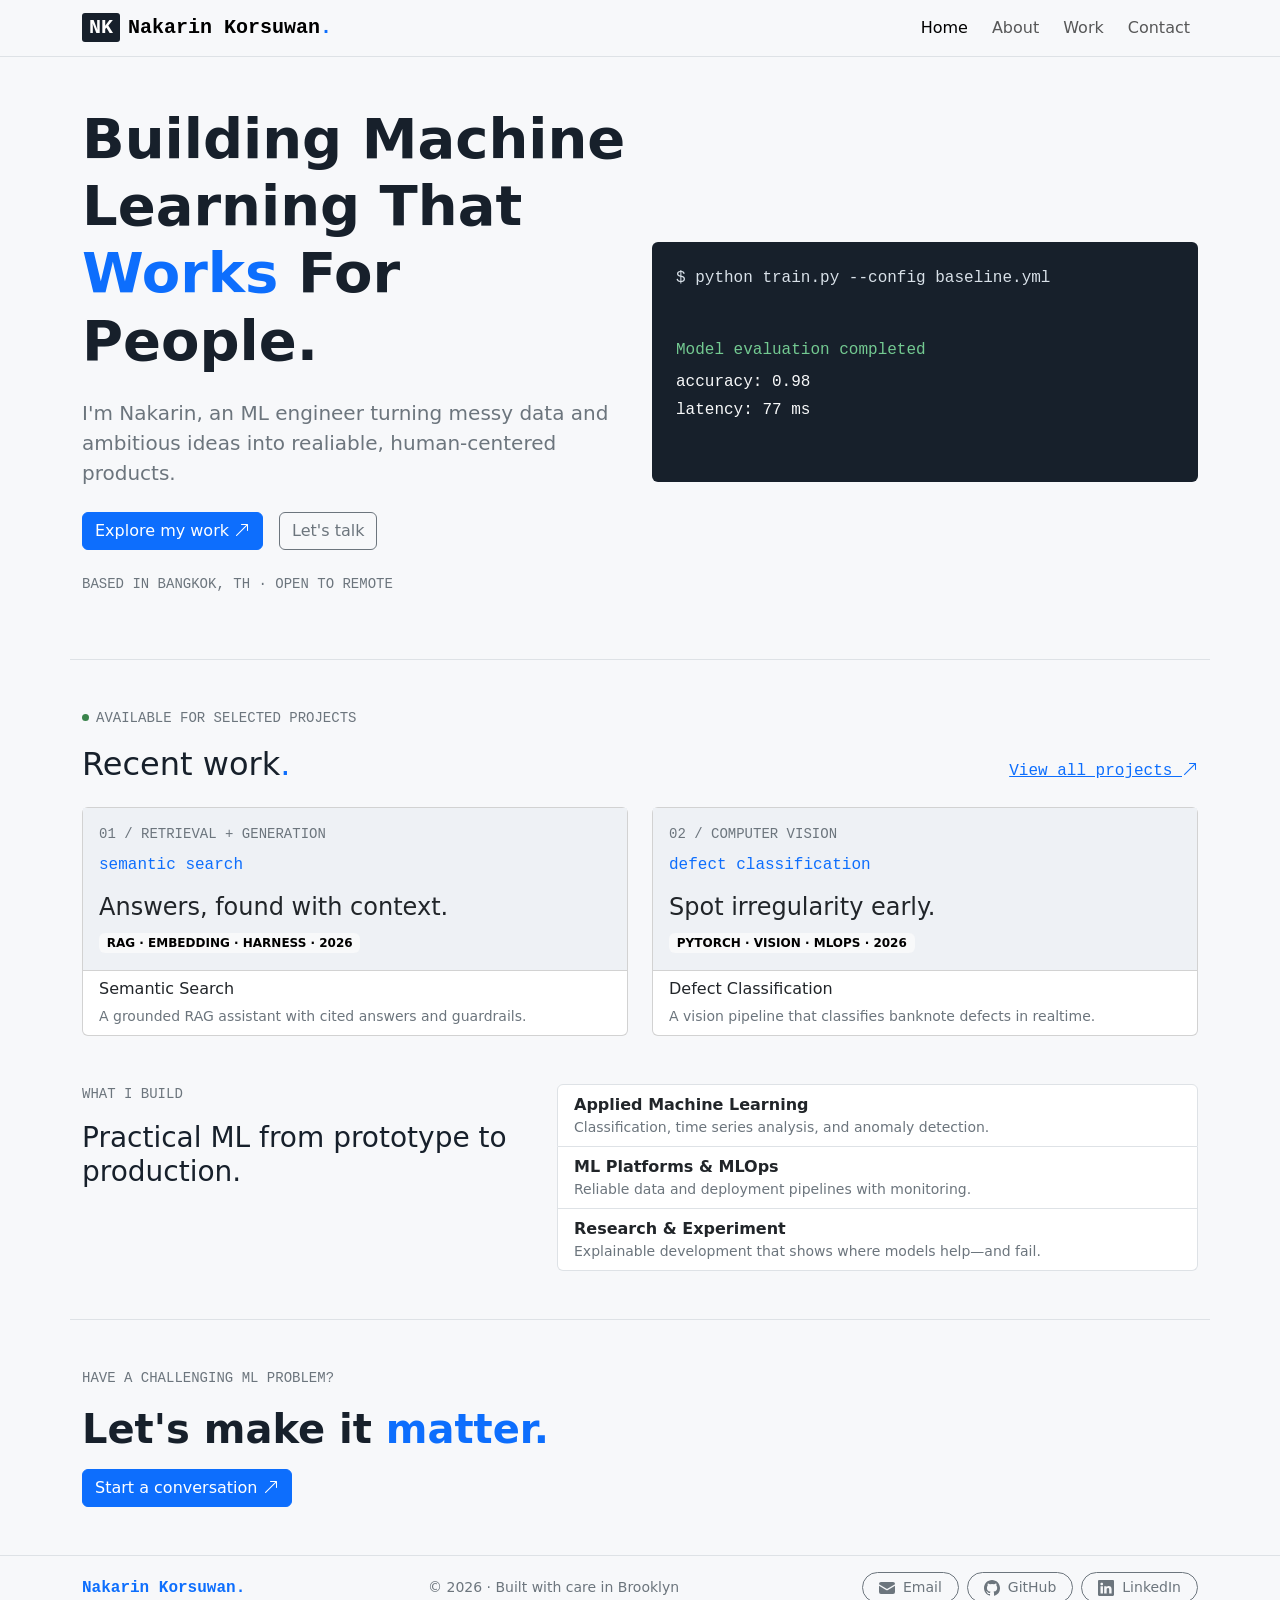
<file: index.html>
<!DOCTYPE html>
<html lang="en">

<head>
  <meta charset="UTF-8">
  <meta name="viewport" content="width=device-width, initial-scale=1.0">
  <meta name="description"
    content="Nakarin Korsuwan is a machine learning engineer building useful, responsible AI systems.">
  <title>Nakarin Korsuwan - Machine Learning Engineer</title>

  <link href="https://cdn.jsdelivr.net/npm/bootstrap@5.3.8/dist/css/bootstrap.min.css" rel="stylesheet"
    integrity="sha384-sRIl4kxILFvY47J16cr9ZwB07vP4J8+LH7qKQnuqkuIAvNWLzeN8tE5YBujZqJLB" crossorigin="anonymous">
  <link rel="stylesheet" href="https://cdn.jsdelivr.net/npm/bootstrap-icons@1.13.2/font/bootstrap-icons.min.css">
  <link rel="stylesheet" href="assets/styles.css">
  <script defer src="https://cdn.jsdelivr.net/npm/bootstrap@5.3.8/dist/js/bootstrap.bundle.min.js"
    integrity="sha384-FKyoEForCGlyvwx9Hj09JcYn3nv7wiPVlz7YYwJrWVcXK/BmnVDxM+D2scQbITxI"
    crossorigin="anonymous"></script>
</head>

<body class="min-vh-100 d-flex flex-column">
  <header class="border-bottom sticky-top site-header">
    <nav class="navbar navbar-expand-md py-2">
      <div class="container">
        <a class="navbar-brand fw-semibold font-monospace" href="#"><span class="me-2 brand-mark">NK</span>Nakarin
          Korsuwan<span class="text-primary">.</span></a>
        <button class="navbar-toggler" type="button" data-bs-toggle="collapse" data-bs-target="#mainNavigation"
          aria-controls="mainNavigation" aria-expanded="false" aria-label="Toggle navigation">
          <span class="navbar-toggler-icon"></span>
        </button>
        <div class="collapse navbar-collapse" id="mainNavigation">
          <div class="navbar-nav ms-auto gap-md-2">
            <a class="nav-link active" href="./index.html">Home</a>
            <a class="nav-link" href="./about.html">About</a>
            <a class="nav-link" href="./work.html">Work</a>
            <a class="nav-link" href="./contact.html">Contact</a>
          </div>
        </div>
      </div>
    </nav>
  </header>

  <main class="flex-grow-1">
    <section class="container py-5 border-bottom">
      <div class="row align-items-center">
        <div class="col-lg">
          <h1 class="display-4 fw-semibold mb-4 text-capitalize">Building machine learning that <span
              class="text-primary">works</span> for people.</h1>
          <p class="lead text-secondary">I'm Nakarin, an ML engineer turning messy data and ambitious ideas into
            realiable, human-centered products.</p>

          <div class="d-flex flex-wrap gap-3 mt-4">
            <a href="./work.html" class="btn btn-primary">
              Explore my work <i class="bi bi-arrow-up-right"></i>
            </a>
            <a href="./contact.html" class="btn btn-outline-secondary">Let's talk</a>
          </div>
          <p class="small text-secondary text-uppercase font-monospace mt-4">Based in Bangkok, TH · Open to remote</p>
        </div>

        <div class="col-lg">
          <div class="p-4 rounded font-monospace mt-2 terminal">
            <p class="mb-5 terminal-line">$ python train.py --config baseline.yml</p>
            <p class="mb-2" id="terminal-result">Model evaluation completed</p>
            <div class="text-light">
              <p class="mb-1">accuracy: 0.98</p>
              <p>latency: 77 ms</p>
            </div>
          </div>
        </div>
      </div>
    </section>

    <section class="container py-5">
      <div class="d-flex justify-content-between align-items-end mb-4">
        <div>
          <p class="small text-secondary text-uppercase font-monospace"><span class="status-dot"></span>Available for
            Selected Projects</p>
          <h2 class="mb-0">Recent work<span class="text-primary">.</span></h2>
        </div>
        <a href="./work.html" class="link-primary font-monospace">View all projects <i
            class="bi bi-arrow-up-right"></i></a>
      </div>
      <div class="row row-cols-1 row-cols-lg-2 g-4">
        <article class="col">
          <div class="card h-100">
            <div class="card-body project-preview">
              <p class="small text-secondary text-uppercase font-monospace mb-2">01 / retrieval + generation</p>
              <p class="text-primary font-monospace">semantic search</p>
              <h3 class="h4">Answers, found with context.</h3>
              <span class="badge text-bg-light">RAG · EMBEDDING · HARNESS · 2026</span>
            </div>
            <div class="card-footer bg-transparent">
              <h3 class="h6 text-capitalize">semantic search</h3>
              <p class="small text-secondary mb-0">A grounded RAG assistant with cited answers and guardrails.</p>
            </div>
          </div>
        </article>
        <article class="col">
          <div class="card h-100">
            <div class="card-body project-preview">
              <p class="small text-secondary text-uppercase font-monospace mb-2">02 / computer vision</p>
              <p class="text-primary font-monospace">defect classification</p>
              <h3 class="h4">Spot irregularity early.</h3>
              <span class="badge text-bg-light">PYTORCH · VISION · MLOPS · 2026</span>
            </div>
            <div class="card-footer bg-transparent">
              <h3 class="h6 text-capitalize">defect classification</h3>
              <p class="small text-secondary mb-0">A vision pipeline that classifies banknote defects in realtime.</p>
            </div>
          </div>
        </article>
      </div>
    </section>
    <section class="container pb-5 border-bottom">
      <div class="row g-4">
        <div class="col-lg-5">
          <p class="small text-secondary text-uppercase font-monospace">What I build</p>
          <h2 class="h3">Practical ML from prototype to production.</h2>
        </div>
        <div class="col-lg-7">
          <ul class="list-group">
            <li class="list-group-item">
              <strong class="text-capitalize">Applied machine learning</strong>
              <p class="small text-secondary mb-0">Classification, time series analysis, and anomaly detection.</p>
            </li>
            <li class="list-group-item">
              <strong class="text-capitalize">ML platforms & MLOps</strong>
              <p class="small text-secondary mb-0">Reliable data and deployment pipelines with monitoring.</p>
            </li>
            <li class="list-group-item">
              <strong class="text-capitalize">Research & Experiment</strong>
              <p class="small text-secondary mb-0">Explainable development that shows where models help—and fail.</p>
            </li>
          </ul>
        </div>
      </div>
    </section>

    <section class="container py-5">
      <p class="small text-secondary text-uppercase font-monospace">Have a challenging ML problem?</p>
      <h2 class="display-6 fw-semibold">Let's make it <span class="text-primary">matter.</span></h2>
      <a href="./contact.html" class="btn btn-primary mt-2">Start a conversation <i
          class="bi bi-arrow-up-right"></i></a>
    </section>
  </main>

  <footer class="border-top py-3">
    <div class="container">
      <div class="row align-items-center justify-content-between text-center g-2">
        <div class="col-12 col-md-auto">
          <a href="./index.html" class="font-monospace fw-semibold text-decoration-none">Nakarin Korsuwan<span
              class="text-primary">.</span></a>
        </div>
        <div class="col-12 col-md-auto d-none d-lg-block">
          <p class="small text-secondary mb-0">&copy; 2026 · Built with care in Brooklyn</p>
        </div>

        <div class="col-12 col-md-auto d-flex flex-wrap justify-content-center">
          <div class="d-flex gap-2 small">
            <a class="btn btn-outline-secondary btn-sm rounded-pill d-inline-flex align-items-center gap-2 px-3"
              href="mailto:nk.korsuwan@gmail.com" aria-label="Email Nakarin"><svg width="16" height="16"
                viewBox="0 0 16 16" fill="currentColor" aria-hidden="true">
                <path d="M0 4a2 2 0 0 1 2-2h12a2 2 0 0 1 2 2v.217L8 8.917 0 4.217V4z" />
                <path d="M0 5.697V12a2 2 0 0 0 2 2h12a2 2 0 0 0 2-2V5.697l-7.485 4.491a1 1 0 0 1-1.03 0L0 5.697z" />
              </svg><span>Email</span></a>
            <a class="btn btn-outline-secondary btn-sm rounded-pill d-inline-flex align-items-center gap-2 px-3"
              href="https://github.com/green-nk" aria-label="GitHub profile"><svg width="16" height="16"
                viewBox="0 0 16 16" fill="currentColor" aria-hidden="true">
                <path
                  d="M8 0C3.58 0 0 3.58 0 8c0 3.54 2.29 6.53 5.47 7.59.4.07.55-.17.55-.38v-1.33c-2.23.49-2.7-.94-2.7-.94-.36-.92-.89-1.16-.89-1.16-.73-.5.06-.49.06-.49.81.06 1.24.83 1.24.83.72 1.23 1.89.88 2.35.67.07-.52.28-.88.51-1.08-1.78-.2-3.65-.89-3.65-3.96 0-.88.31-1.59.83-2.15-.08-.2-.36-1.02.08-2.12 0 0 .68-.22 2.2.82a7.65 7.65 0 0 1 4 0c1.52-1.04 2.2-.82 2.2-.82.44 1.1.16 1.92.08 2.12.52.56.83 1.27.83 2.15 0 3.08-1.87 3.75-3.66 3.95.29.25.54.73.54 1.48v2.2c0 .21.15.46.55.38A8.01 8.01 0 0 0 16 8c0-4.42-3.58-8-8-8z" />
              </svg><span>GitHub</span></a>
            <a class="btn btn-outline-secondary btn-sm rounded-pill d-inline-flex align-items-center gap-2 px-3"
              href="https://www.linkedin.com/in/nkkorsuwan/" aria-label="LinkedIn profile"><svg width="16" height="16"
                viewBox="0 0 16 16" fill="currentColor" aria-hidden="true">
                <path
                  d="M0 1.146C0 .513.526 0 1.175 0h13.65C15.474 0 16 .513 16 1.146v13.708c0 .633-.526 1.146-1.175 1.146H1.175C.526 16 0 15.487 0 14.854zM4.943 13.5V6.169H2.542V13.5zM3.742 5.166c.837 0 1.358-.554 1.358-1.248-.015-.709-.521-1.248-1.342-1.248S2.4 3.209 2.4 3.918c0 .694.521 1.248 1.327 1.248zm4.908 8.334V9.41c0-.219.016-.438.08-.594.173-.438.568-.891 1.232-.891.869 0 1.216.672 1.216 1.657V13.5h2.401V9.293c0-2.253-1.202-3.3-2.805-3.3-1.29 0-1.86.71-2.182 1.203h.016v-1.03H6.207c.03.679 0 7.334 0 7.334z" />
              </svg><span>LinkedIn</span></a>
          </div>
        </div>
      </div>
    </div>
  </footer>
</body>

</html>
</file>
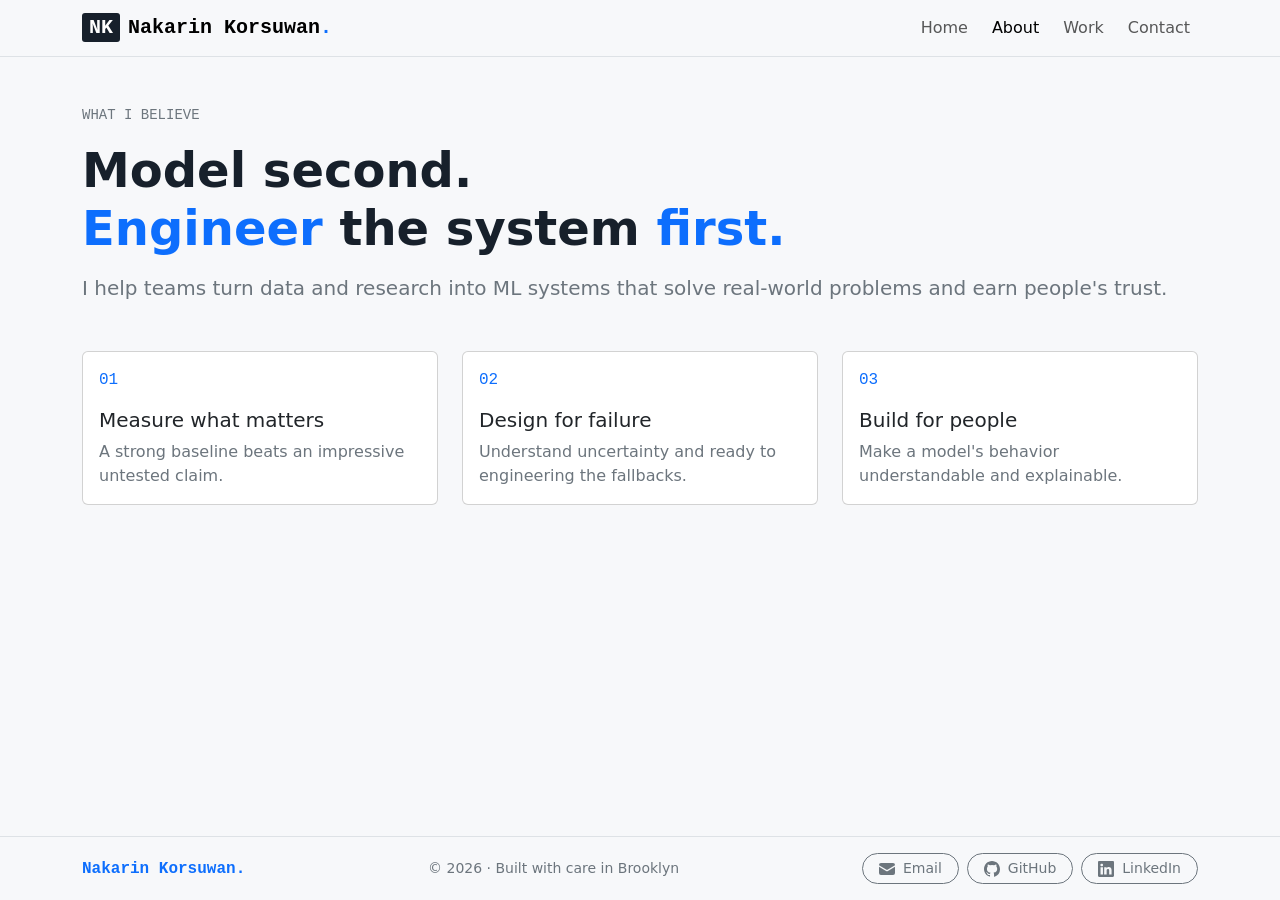
<file: about.html>
<!DOCTYPE html>
<html lang="en">

<head>
  <meta charset="UTF-8">
  <meta name="viewport" content="width=device-width, initial-scale=1.0">
  <meta name="description" content="A little about Nakarin Korsuwan, machine learning engineer">
  <title>About - Nakarin Korsuwan</title>

  <link href="https://cdn.jsdelivr.net/npm/bootstrap@5.3.8/dist/css/bootstrap.min.css" rel="stylesheet"
    integrity="sha384-sRIl4kxILFvY47J16cr9ZwB07vP4J8+LH7qKQnuqkuIAvNWLzeN8tE5YBujZqJLB" crossorigin="anonymous">
  <link rel="stylesheet" href="https://cdn.jsdelivr.net/npm/bootstrap-icons@1.13.2/font/bootstrap-icons.min.css">
  <link rel="stylesheet" href="assets/styles.css">
  <script defer src="https://cdn.jsdelivr.net/npm/bootstrap@5.3.8/dist/js/bootstrap.bundle.min.js"
    integrity="sha384-FKyoEForCGlyvwx9Hj09JcYn3nv7wiPVlz7YYwJrWVcXK/BmnVDxM+D2scQbITxI"
    crossorigin="anonymous"></script>
</head>

<body class="min-vh-100 d-flex flex-column">
  <header class="border-bottom sticky-top site-header">
    <nav class="navbar navbar-expand-md py-2">
      <div class="container">
        <a class="navbar-brand fw-semibold font-monospace" href="#"><span class="me-2 brand-mark">NK</span>Nakarin
          Korsuwan<span class="text-primary">.</span></a>
        <button class="navbar-toggler" type="button" data-bs-toggle="collapse" data-bs-target="#mainNavigation"
          aria-controls="mainNavigation" aria-expanded="false" aria-label="Toggle navigation">
          <span class="navbar-toggler-icon"></span>
        </button>
        <div class="collapse navbar-collapse" id="mainNavigation">
          <div class="navbar-nav ms-auto gap-md-2">
            <a class="nav-link" href="./index.html">Home</a>
            <a class="nav-link active" href="./about.html">About</a>
            <a class="nav-link" href="./work.html">Work</a>
            <a class="nav-link" href="./contact.html">Contact</a>
          </div>
        </div>
      </div>
    </nav>
  </header>

  <main class="flex-grow-1">
    <section class="container py-5">
      <p class="small text-secondary text-uppercase font-monospace">What I believe</p>
      <h1 class="display-5 fw-semibold">Model second.
        <br>
        <span class="text-primary">Engineer</span> the system <span class="text-primary">first.</span>
      </h1>
      <p class="lead text-secondary mt-3">I help teams turn data and research into ML systems that solve real-world
        problems and earn people's trust.</p>
      <div class="row row-cols-1 row-cols-md-3 g-4 mt-4">
        <article class="col">
          <div class="card h-100">
            <div class="card-body">
              <p class="font-monospace text-primary">01</p>
              <h3 class="h5">Measure what matters</h3>
              <p class="text-secondary mb-0">A strong baseline beats an impressive untested claim.</p>
            </div>
          </div>
        </article>
        <article class="col">
          <div class="card h-100">
            <div class="card-body">
              <p class="font-monospace text-primary">02</p>
              <h3 class="h5">Design for failure</h3>
              <p class="text-secondary mb-0">Understand uncertainty and ready to engineering the fallbacks.</p>
            </div>
          </div>
        </article>
        <article class="col">
          <div class="card h-100">
            <div class="card-body">
              <p class="font-monospace text-primary">03</p>
              <h3 class="h5">Build for people</h3>
              <p class="text-secondary mb-0">Make a model's behavior understandable and explainable.</p>
            </div>
          </div>
        </article>
      </div>
    </section>
  </main>

  <footer class="border-top py-3">
    <div class="container">
      <div class="row align-items-center justify-content-between text-center g-2">
        <div class="col-12 col-md-auto">
          <a href="./index.html" class="font-monospace fw-semibold text-decoration-none">Nakarin Korsuwan<span
              class="text-primary">.</span></a>
        </div>
        <div class="col-12 col-md-auto d-none d-lg-block">
          <p class="small text-secondary mb-0">&copy; 2026 · Built with care in Brooklyn</p>
        </div>

        <div class="col-12 col-md-auto d-flex flex-wrap justify-content-center">
          <div class="d-flex gap-2 small">
            <a class="btn btn-outline-secondary btn-sm rounded-pill d-inline-flex align-items-center gap-2 px-3"
              href="mailto:nk.korsuwan@gmail.com" aria-label="Email Nakarin"><svg width="16" height="16"
                viewBox="0 0 16 16" fill="currentColor" aria-hidden="true">
                <path d="M0 4a2 2 0 0 1 2-2h12a2 2 0 0 1 2 2v.217L8 8.917 0 4.217V4z" />
                <path d="M0 5.697V12a2 2 0 0 0 2 2h12a2 2 0 0 0 2-2V5.697l-7.485 4.491a1 1 0 0 1-1.03 0L0 5.697z" />
              </svg><span>Email</span></a>
            <a class="btn btn-outline-secondary btn-sm rounded-pill d-inline-flex align-items-center gap-2 px-3"
              href="https://github.com/green-nk" aria-label="GitHub profile"><svg width="16" height="16"
                viewBox="0 0 16 16" fill="currentColor" aria-hidden="true">
                <path
                  d="M8 0C3.58 0 0 3.58 0 8c0 3.54 2.29 6.53 5.47 7.59.4.07.55-.17.55-.38v-1.33c-2.23.49-2.7-.94-2.7-.94-.36-.92-.89-1.16-.89-1.16-.73-.5.06-.49.06-.49.81.06 1.24.83 1.24.83.72 1.23 1.89.88 2.35.67.07-.52.28-.88.51-1.08-1.78-.2-3.65-.89-3.65-3.96 0-.88.31-1.59.83-2.15-.08-.2-.36-1.02.08-2.12 0 0 .68-.22 2.2.82a7.65 7.65 0 0 1 4 0c1.52-1.04 2.2-.82 2.2-.82.44 1.1.16 1.92.08 2.12.52.56.83 1.27.83 2.15 0 3.08-1.87 3.75-3.66 3.95.29.25.54.73.54 1.48v2.2c0 .21.15.46.55.38A8.01 8.01 0 0 0 16 8c0-4.42-3.58-8-8-8z" />
              </svg><span>GitHub</span></a>
            <a class="btn btn-outline-secondary btn-sm rounded-pill d-inline-flex align-items-center gap-2 px-3"
              href="https://www.linkedin.com/in/nkkorsuwan/" aria-label="LinkedIn profile"><svg width="16" height="16"
                viewBox="0 0 16 16" fill="currentColor" aria-hidden="true">
                <path
                  d="M0 1.146C0 .513.526 0 1.175 0h13.65C15.474 0 16 .513 16 1.146v13.708c0 .633-.526 1.146-1.175 1.146H1.175C.526 16 0 15.487 0 14.854zM4.943 13.5V6.169H2.542V13.5zM3.742 5.166c.837 0 1.358-.554 1.358-1.248-.015-.709-.521-1.248-1.342-1.248S2.4 3.209 2.4 3.918c0 .694.521 1.248 1.327 1.248zm4.908 8.334V9.41c0-.219.016-.438.08-.594.173-.438.568-.891 1.232-.891.869 0 1.216.672 1.216 1.657V13.5h2.401V9.293c0-2.253-1.202-3.3-2.805-3.3-1.29 0-1.86.71-2.182 1.203h.016v-1.03H6.207c.03.679 0 7.334 0 7.334z" />
              </svg><span>LinkedIn</span></a>
          </div>
        </div>
      </div>
    </div>
  </footer>
</body>

</html>
</file>
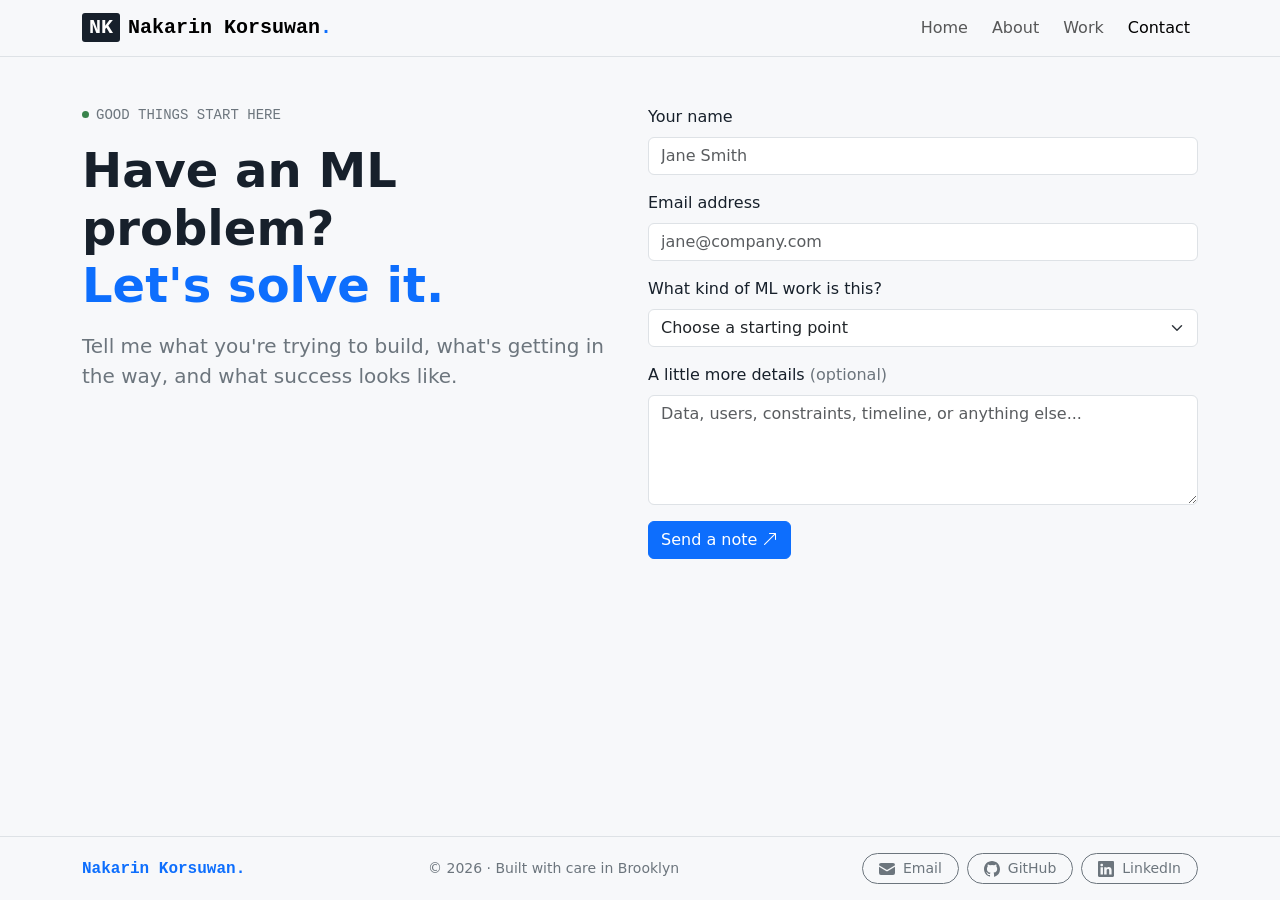
<file: contact.html>
<!DOCTYPE html>
<html lang="en">

<head>
  <meta charset="UTF-8">
  <meta name="viewport" content="width=device-width, initial-scale=1.0">
  <meta name="description" content="Get in touch with Nakarin Korsuwan about a machine learning project.">
  <title>Contact - Nakarin Korsuwan</title>

  <link href="https://cdn.jsdelivr.net/npm/bootstrap@5.3.8/dist/css/bootstrap.min.css" rel="stylesheet"
    integrity="sha384-sRIl4kxILFvY47J16cr9ZwB07vP4J8+LH7qKQnuqkuIAvNWLzeN8tE5YBujZqJLB" crossorigin="anonymous">
  <link rel="stylesheet" href="https://cdn.jsdelivr.net/npm/bootstrap-icons@1.13.2/font/bootstrap-icons.min.css">
  <link rel="stylesheet" href="assets/styles.css">
  <script defer src="https://cdn.jsdelivr.net/npm/bootstrap@5.3.8/dist/js/bootstrap.bundle.min.js"
    integrity="sha384-FKyoEForCGlyvwx9Hj09JcYn3nv7wiPVlz7YYwJrWVcXK/BmnVDxM+D2scQbITxI"
    crossorigin="anonymous"></script>
  <script defer src="assets/script.js"></script>
</head>

<body class="min-vh-100 d-flex flex-column">
  <header class="border-bottom sticky-top site-header">
    <nav class="navbar navbar-expand-md py-2">
      <div class="container">
        <a class="navbar-brand fw-semibold font-monospace" href="#"><span class="me-2 brand-mark">NK</span>Nakarin
          Korsuwan<span class="text-primary">.</span></a>
        <button class="navbar-toggler" type="button" data-bs-toggle="collapse" data-bs-target="#mainNavigation"
          aria-controls="mainNavigation" aria-expanded="false" aria-label="Toggle navigation">
          <span class="navbar-toggler-icon"></span>
        </button>
        <div class="collapse navbar-collapse" id="mainNavigation">
          <div class="navbar-nav ms-auto gap-md-2">
            <a class="nav-link" href="./index.html">Home</a>
            <a class="nav-link" href="./about.html">About</a>
            <a class="nav-link" href="./work.html">Work</a>
            <a class="nav-link active" href="./contact.html">Contact</a>
          </div>
        </div>
      </div>
    </nav>
  </header>

  <main class="flex-grow-1">
    <section class="container py-5">
      <div class="row g-3">
        <div class="col-lg">
          <p class="small text-secondary text-uppercase font-monospace"><span class="status-dot"></span>Good things
            start
            here</p>
          <h1 class="display-5 fw-semibold">Have an ML problem?
            <br>
            <span class="text-primary">Let's solve it.</span>
          </h1>
          <p class="lead text-secondary mt-3">Tell me what you're trying to build, what's getting in the way, and what
            success looks like.</p>
        </div>
        <div class="col-lg">
          <form id="contact-form">
            <div class="mb-3">
              <label for="name" class="form-label">Your name</label>
              <input type="text" class="form-control" name="name" id="nameInput" placeholder="Jane Smith" required>
            </div>
            <div class="mb-3">
              <label for="email" class="form-label">Email address</label>
              <input type="email" class="form-control" name="email" id="emailInput" placeholder="jane@company.com" required>
            </div>
            <div class="mb-3">
              <label for="project" class="form-label">What kind of ML work is this?</label>
              <select class="form-select" name="project" id="projectSelection">
                <option disabled selected value="">Choose a starting point</option>
                <option value="RAG or Harness">RAG or Harness</option>
                <option value="Time Series Analysis">Time Series Analysis</option>
                <option value="Computer Vision">Computer Vision</option>
                <option value="Classification">Classification</option>
                <option value="Others">Others</option>
              </select>
            </div>
            <div class="mb-3">
              <label class="form-label" for="message">A little more details <span
                  class="text-secondary">(optional)</span></label>
              <textarea class="form-control" name="message" id="messageInput" rows="4"
                placeholder="Data, users, constraints, timeline, or anything else..."></textarea>
            </div>
            <button type="submit" class="btn btn-primary">Send a note <i class="bi bi-arrow-up-right"></i></button>
          </form>
        </div>
      </div>
    </section>
  </main>

  <footer class="border-top py-3">
    <div class="container">
      <div class="row align-items-center justify-content-between text-center g-2">
        <div class="col-12 col-md-auto">
          <a href="./index.html" class="font-monospace fw-semibold text-decoration-none">Nakarin Korsuwan<span
              class="text-primary">.</span></a>
        </div>
        <div class="col-12 col-md-auto d-none d-lg-block">
          <p class="small text-secondary mb-0">&copy; 2026 · Built with care in Brooklyn</p>
        </div>

        <div class="col-12 col-md-auto d-flex flex-wrap justify-content-center">
          <div class="d-flex gap-2 small">
            <a class="btn btn-outline-secondary btn-sm rounded-pill d-inline-flex align-items-center gap-2 px-3"
              href="mailto:nk.korsuwan@gmail.com" aria-label="Email Nakarin"><svg width="16" height="16"
                viewBox="0 0 16 16" fill="currentColor" aria-hidden="true">
                <path d="M0 4a2 2 0 0 1 2-2h12a2 2 0 0 1 2 2v.217L8 8.917 0 4.217V4z" />
                <path d="M0 5.697V12a2 2 0 0 0 2 2h12a2 2 0 0 0 2-2V5.697l-7.485 4.491a1 1 0 0 1-1.03 0L0 5.697z" />
              </svg><span>Email</span></a>
            <a class="btn btn-outline-secondary btn-sm rounded-pill d-inline-flex align-items-center gap-2 px-3"
              href="https://github.com/green-nk" aria-label="GitHub profile"><svg width="16" height="16"
                viewBox="0 0 16 16" fill="currentColor" aria-hidden="true">
                <path
                  d="M8 0C3.58 0 0 3.58 0 8c0 3.54 2.29 6.53 5.47 7.59.4.07.55-.17.55-.38v-1.33c-2.23.49-2.7-.94-2.7-.94-.36-.92-.89-1.16-.89-1.16-.73-.5.06-.49.06-.49.81.06 1.24.83 1.24.83.72 1.23 1.89.88 2.35.67.07-.52.28-.88.51-1.08-1.78-.2-3.65-.89-3.65-3.96 0-.88.31-1.59.83-2.15-.08-.2-.36-1.02.08-2.12 0 0 .68-.22 2.2.82a7.65 7.65 0 0 1 4 0c1.52-1.04 2.2-.82 2.2-.82.44 1.1.16 1.92.08 2.12.52.56.83 1.27.83 2.15 0 3.08-1.87 3.75-3.66 3.95.29.25.54.73.54 1.48v2.2c0 .21.15.46.55.38A8.01 8.01 0 0 0 16 8c0-4.42-3.58-8-8-8z" />
              </svg><span>GitHub</span></a>
            <a class="btn btn-outline-secondary btn-sm rounded-pill d-inline-flex align-items-center gap-2 px-3"
              href="https://www.linkedin.com/in/nkkorsuwan/" aria-label="LinkedIn profile"><svg width="16" height="16"
                viewBox="0 0 16 16" fill="currentColor" aria-hidden="true">
                <path
                  d="M0 1.146C0 .513.526 0 1.175 0h13.65C15.474 0 16 .513 16 1.146v13.708c0 .633-.526 1.146-1.175 1.146H1.175C.526 16 0 15.487 0 14.854zM4.943 13.5V6.169H2.542V13.5zM3.742 5.166c.837 0 1.358-.554 1.358-1.248-.015-.709-.521-1.248-1.342-1.248S2.4 3.209 2.4 3.918c0 .694.521 1.248 1.327 1.248zm4.908 8.334V9.41c0-.219.016-.438.08-.594.173-.438.568-.891 1.232-.891.869 0 1.216.672 1.216 1.657V13.5h2.401V9.293c0-2.253-1.202-3.3-2.805-3.3-1.29 0-1.86.71-2.182 1.203h.016v-1.03H6.207c.03.679 0 7.334 0 7.334z" />
              </svg><span>LinkedIn</span></a>
          </div>
        </div>
      </div>
    </div>
  </footer>
</body>

</html>
</file>
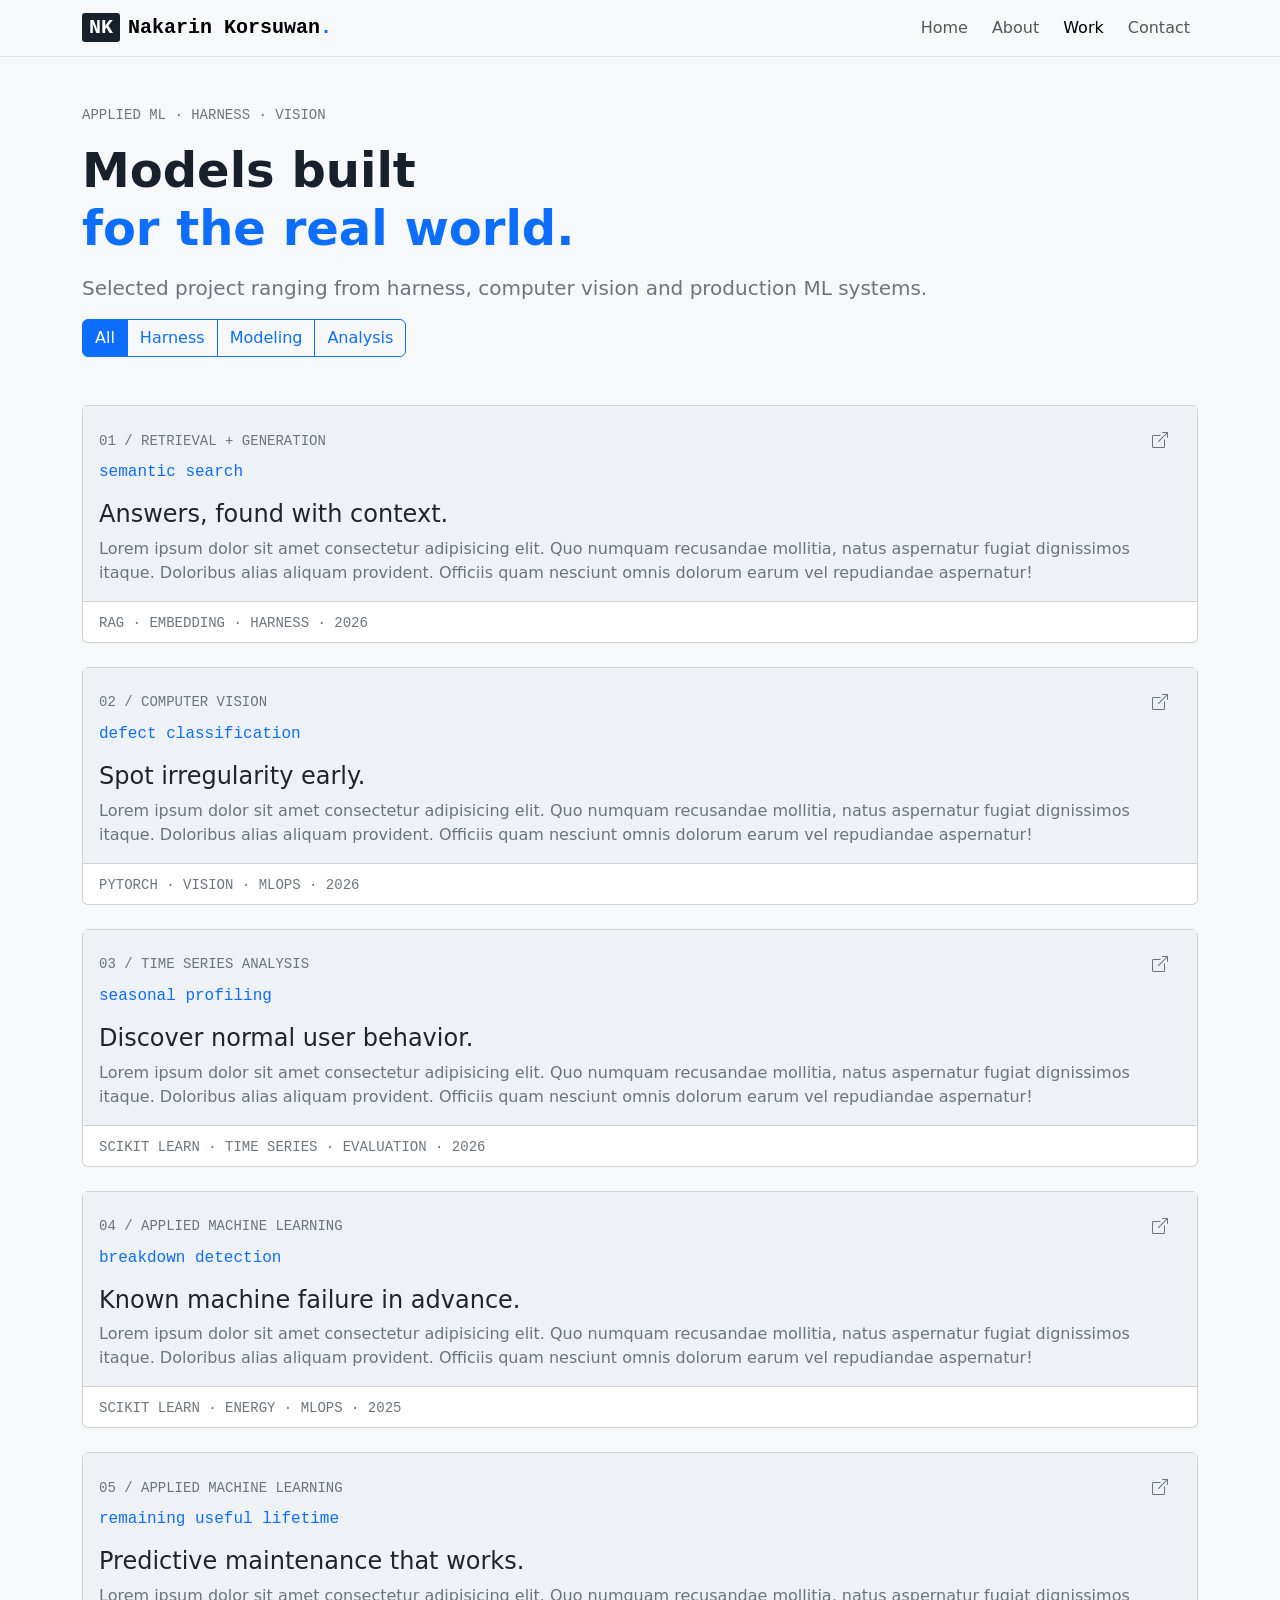
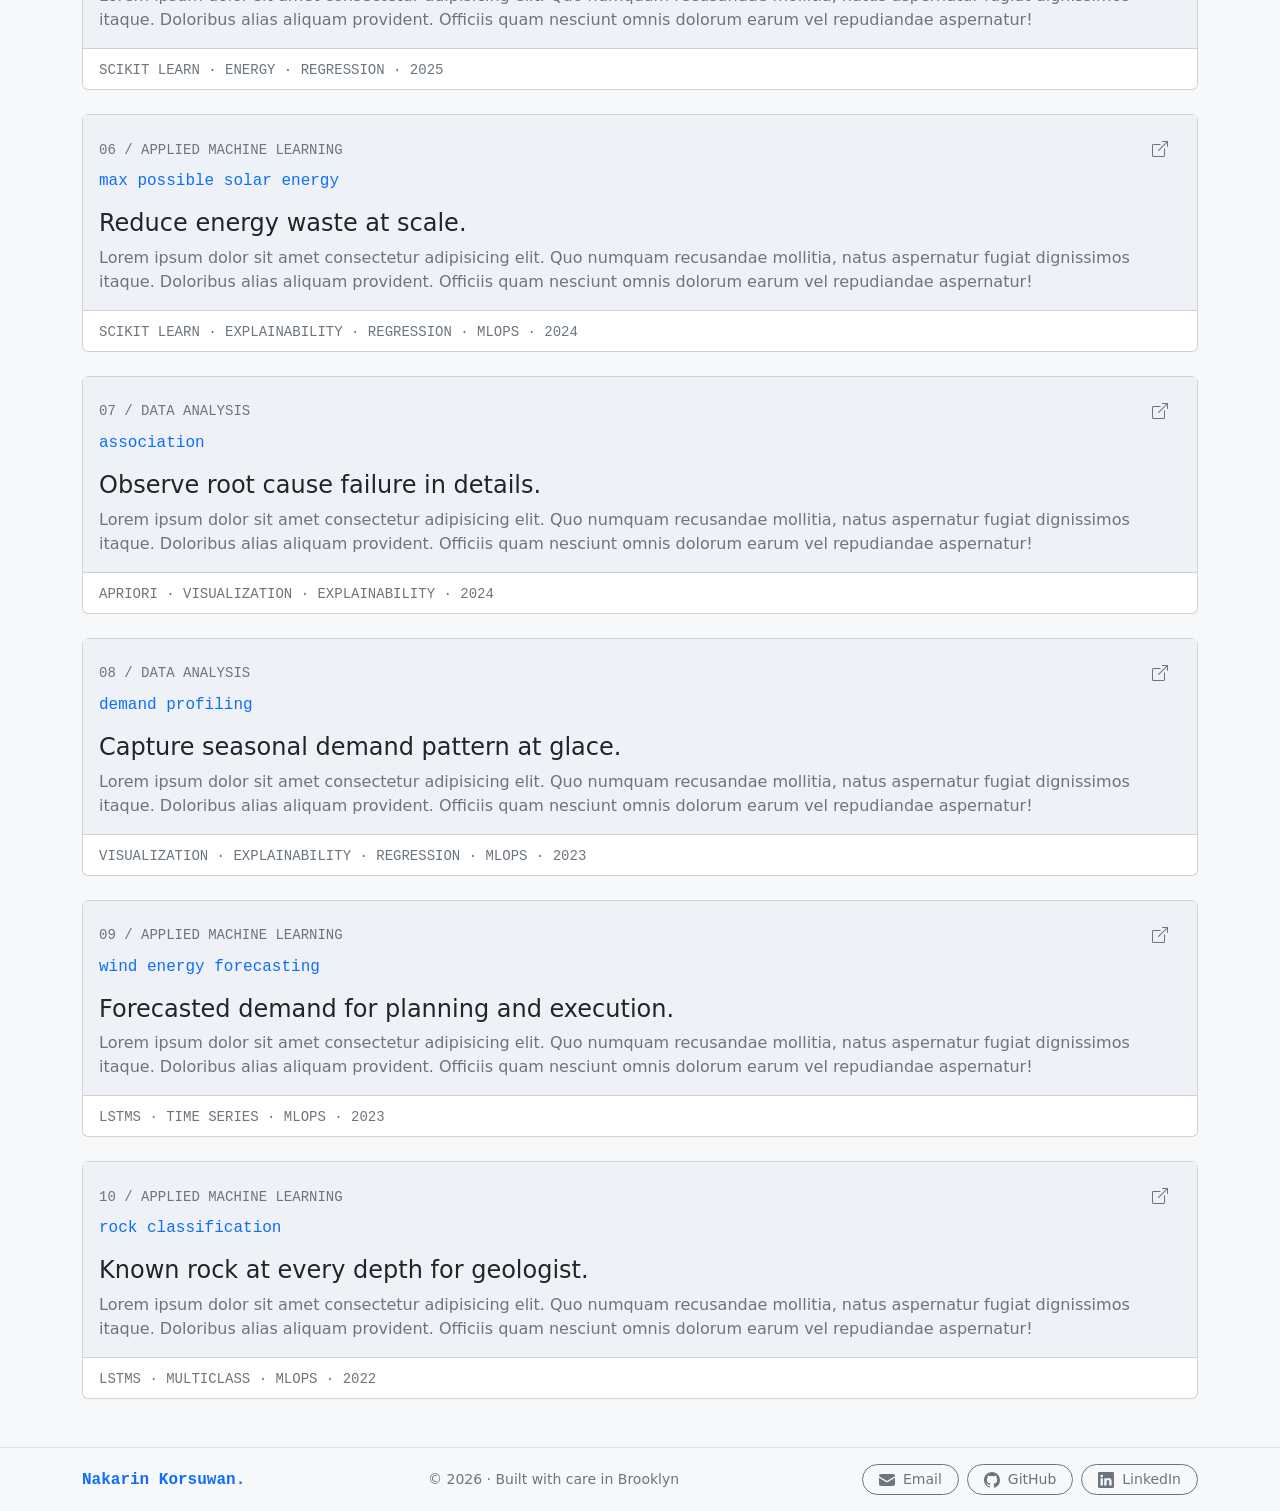
<file: work.html>
<!DOCTYPE html>
<html lang="en">

<head>
  <meta charset="UTF-8">
  <meta name="viewport" content="width=device-width, initial-scale=1.0">
  <meta name="description" content="Selected machine learning project by Nakarin Korsuwan.">
  <title>Work - Nakarin Korsuwan</title>

  <link href="https://cdn.jsdelivr.net/npm/bootstrap@5.3.8/dist/css/bootstrap.min.css" rel="stylesheet"
    integrity="sha384-sRIl4kxILFvY47J16cr9ZwB07vP4J8+LH7qKQnuqkuIAvNWLzeN8tE5YBujZqJLB" crossorigin="anonymous">
  <link rel="stylesheet" href="https://cdn.jsdelivr.net/npm/bootstrap-icons@1.13.2/font/bootstrap-icons.min.css">
  <link rel="stylesheet" href="assets/styles.css">
  <script defer src="https://cdn.jsdelivr.net/npm/bootstrap@5.3.8/dist/js/bootstrap.bundle.min.js"
    integrity="sha384-FKyoEForCGlyvwx9Hj09JcYn3nv7wiPVlz7YYwJrWVcXK/BmnVDxM+D2scQbITxI"
    crossorigin="anonymous"></script>
  <script defer src="assets/script.js"></script>
</head>

<body class="min-vh-100 d-flex flex-column">
  <header class="border-bottom sticky-top site-header">
    <nav class="navbar navbar-expand-md py-2">
      <div class="container">
        <a class="navbar-brand fw-semibold font-monospace" href="#"><span class="me-2 brand-mark">NK</span>Nakarin
          Korsuwan<span class="text-primary">.</span></a>
        <button class="navbar-toggler" type="button" data-bs-toggle="collapse" data-bs-target="#mainNavigation"
          aria-controls="mainNavigation" aria-expanded="false" aria-label="Toggle navigation">
          <span class="navbar-toggler-icon"></span>
        </button>
        <div class="collapse navbar-collapse" id="mainNavigation">
          <div class="navbar-nav ms-auto gap-md-2">
            <a class="nav-link" href="./index.html">Home</a>
            <a class="nav-link" href="./about.html">About</a>
            <a class="nav-link active" href="./work.html">Work</a>
            <a class="nav-link" href="./contact.html">Contact</a>
          </div>
        </div>
      </div>
    </nav>
  </header>

  <main class="flex-grow-1">
    <section class="container py-5">
      <p class="small text-secondary text-uppercase font-monospace">Applied ML · Harness · Vision</p>
      <h1 class="display-5 fw-semibold">Models built
        <br>
        <span class="text-primary">for the real world.</span>
      </h1>
      <p class="lead text-secondary mt-3">Selected project ranging from harness, computer vision and production ML
        systems.</p>
      <div class="btn-group" role="group" aria-label="Project filter">
        <button type="button" class="btn btn-outline-primary filter-button active" data-filter="all">All</button>
        <button type="button" class="btn btn-outline-primary filter-button" data-filter="harness">Harness</button>
        <button type="button" class="btn btn-outline-primary filter-button" data-filter="modeling">Modeling</button>
        <button type="button" class="btn btn-outline-primary filter-button" data-filter="analysis">Analysis</button>
      </div>
    </section>
    <section class="container pb-5">
      <div class="row row-cols-1 g-4">
        <article class="col active" data-category="harness">
          <div class="card h-100">
            <div class="card-body project-preview">
              <div class="d-flex justify-content-between align-items-center">
                <p class="small text-secondary text-uppercase font-monospace mb-0">01 / retrieval + generation</p>
                <button type="button" class="btn"><i class="bi bi-box-arrow-up-right text-secondary"></i></button>
              </div>
              <p class="text-primary font-monospace">semantic search</p>
              <h3 class="h4">Answers, found with context.</h3>
              <p class="text-secondary mb-0">Lorem ipsum dolor sit amet consectetur adipisicing elit. Quo numquam
                recusandae mollitia, natus aspernatur fugiat dignissimos itaque. Doloribus alias aliquam provident.
                Officiis quam nesciunt omnis dolorum earum vel repudiandae aspernatur!</p>
            </div>
            <div class="card-footer bg-transparent">
              <span class="small text-secondary text-uppercase font-monospace">RAG · EMBEDDING · HARNESS · 2026</span>
            </div>
          </div>
        </article>
        <article class="col active" data-category="modeling">
          <div class="card h-100">
            <div class="card-body project-preview">
              <div class="d-flex justify-content-between align-items-center">
                <p class="small text-secondary text-uppercase font-monospace mb-0">02 / computer vision</p>
                <button type="button" class="btn"><i class="bi bi-box-arrow-up-right text-secondary"></i></button>
              </div>
              <p class="text-primary font-monospace">defect classification</p>
              <h3 class="h4">Spot irregularity early.</h3>
              <p class="text-secondary mb-0">Lorem ipsum dolor sit amet consectetur adipisicing elit. Quo numquam
                recusandae mollitia, natus aspernatur fugiat dignissimos itaque. Doloribus alias aliquam provident.
                Officiis quam nesciunt omnis dolorum earum vel repudiandae aspernatur!</p>
            </div>
            <div class="card-footer bg-transparent">
              <span class="small text-secondary text-uppercase font-monospace">PYTORCH · VISION · MLOPS · 2026</span>
            </div>
          </div>
        </article>
        <article class="col active" data-category="analysis">
          <div class="card h-100">
            <div class="card-body project-preview">
              <div class="d-flex justify-content-between align-items-center">
                <p class="small text-secondary text-uppercase font-monospace mb-0">03 / time series analysis</p>
                <button type="button" class="btn"><i class="bi bi-box-arrow-up-right text-secondary"></i></button>
              </div>
              <p class="text-primary font-monospace">seasonal profiling</p>
              <h3 class="h4">Discover normal user behavior.</h3>
              <p class="text-secondary mb-0">Lorem ipsum dolor sit amet consectetur adipisicing elit. Quo numquam
                recusandae mollitia, natus aspernatur fugiat dignissimos itaque. Doloribus alias aliquam provident.
                Officiis quam nesciunt omnis dolorum earum vel repudiandae aspernatur!</p>
            </div>
            <div class="card-footer bg-transparent">
              <span class="small text-secondary text-uppercase font-monospace">SCIKIT LEARN · TIME SERIES · EVALUATION ·
                2026</span>
            </div>
          </div>
        </article>
        <article class="col active" data-category="modeling">
          <div class="card h-100">
            <div class="card-body project-preview">
              <div class="d-flex justify-content-between align-items-center">
                <p class="small text-secondary text-uppercase font-monospace mb-0">04 / Applied Machine Learning</p>
                <button type="button" class="btn"><i class="bi bi-box-arrow-up-right text-secondary"></i></button>
              </div>
              <p class="text-primary font-monospace">breakdown detection</p>
              <h3 class="h4">Known machine failure in advance.</h3>
              <p class="text-secondary mb-0">Lorem ipsum dolor sit amet consectetur adipisicing elit. Quo numquam
                recusandae mollitia, natus aspernatur fugiat dignissimos itaque. Doloribus alias aliquam provident.
                Officiis quam nesciunt omnis dolorum earum vel repudiandae aspernatur!</p>
            </div>
            <div class="card-footer bg-transparent">
              <span class="small text-secondary text-uppercase font-monospace">SCIKIT LEARN · ENERGY · MLOPS ·
                2025</span>
            </div>
          </div>
        </article>
        <article class="col active" data-category="modeling">
          <div class="card h-100">
            <div class="card-body project-preview">
              <div class="d-flex justify-content-between align-items-center">
                <p class="small text-secondary text-uppercase font-monospace mb-0">05 / Applied Machine Learning</p>
                <button type="button" class="btn"><i class="bi bi-box-arrow-up-right text-secondary"></i></button>
              </div>
              <p class="text-primary font-monospace">remaining useful lifetime</p>
              <h3 class="h4">Predictive maintenance that works.</h3>
              <p class="text-secondary mb-0">Lorem ipsum dolor sit amet consectetur adipisicing elit. Quo numquam
                recusandae mollitia, natus aspernatur fugiat dignissimos itaque. Doloribus alias aliquam provident.
                Officiis quam nesciunt omnis dolorum earum vel repudiandae aspernatur!</p>
            </div>
            <div class="card-footer bg-transparent">
              <span class="small text-secondary text-uppercase font-monospace">SCIKIT LEARN · ENERGY · REGRESSION ·
                2025</span>
            </div>
          </div>
        </article>
        <article class="col active" data-category="modeling">
          <div class="card h-100">
            <div class="card-body project-preview">
              <div class="d-flex justify-content-between align-items-center">
                <p class="small text-secondary text-uppercase font-monospace mb-0">06 / Applied Machine Learning</p>
                <button type="button" class="btn"><i class="bi bi-box-arrow-up-right text-secondary"></i></button>
              </div>
              <p class="text-primary font-monospace">max possible solar energy</p>
              <h3 class="h4">Reduce energy waste at scale.</h3>
              <p class="text-secondary mb-0">Lorem ipsum dolor sit amet consectetur adipisicing elit. Quo numquam
                recusandae mollitia, natus aspernatur fugiat dignissimos itaque. Doloribus alias aliquam provident.
                Officiis quam nesciunt omnis dolorum earum vel repudiandae aspernatur!</p>
            </div>
            <div class="card-footer bg-transparent">
              <span class="small text-secondary text-uppercase font-monospace">SCIKIT LEARN · EXPLAINABILITY ·
                REGRESSION · MLOPS ·
                2024</span>
            </div>
          </div>
        </article>
        <article class="col active" data-category="analysis">
          <div class="card h-100">
            <div class="card-body project-preview">
              <div class="d-flex justify-content-between align-items-center">
                <p class="small text-secondary text-uppercase font-monospace mb-0">07 / Data Analysis</p>
                <button type="button" class="btn"><i class="bi bi-box-arrow-up-right text-secondary"></i></button>
              </div>
              <p class="text-primary font-monospace">association</p>
              <h3 class="h4">Observe root cause failure in details.</h3>
              <p class="text-secondary mb-0">Lorem ipsum dolor sit amet consectetur adipisicing elit. Quo numquam
                recusandae mollitia, natus aspernatur fugiat dignissimos itaque. Doloribus alias aliquam provident.
                Officiis quam nesciunt omnis dolorum earum vel repudiandae aspernatur!</p>
            </div>
            <div class="card-footer bg-transparent">
              <span class="small text-secondary text-uppercase font-monospace"> APRIORI · VISUALIZATION ·
                EXPLAINABILITY ·
                2024</span>
            </div>
          </div>
        </article>
        <article class="col active" data-category="analysis">
          <div class="card h-100">
            <div class="card-body project-preview">
              <div class="d-flex justify-content-between align-items-center">
                <p class="small text-secondary text-uppercase font-monospace mb-0">08 / Data Analysis</p>
                <button type="button" class="btn"><i class="bi bi-box-arrow-up-right text-secondary"></i></button>
              </div>
              <p class="text-primary font-monospace">demand profiling</p>
              <h3 class="h4">Capture seasonal demand pattern at glace.</h3>
              <p class="text-secondary mb-0">Lorem ipsum dolor sit amet consectetur adipisicing elit. Quo numquam
                recusandae mollitia, natus aspernatur fugiat dignissimos itaque. Doloribus alias aliquam provident.
                Officiis quam nesciunt omnis dolorum earum vel repudiandae aspernatur!</p>
            </div>
            <div class="card-footer bg-transparent">
              <span class="small text-secondary text-uppercase font-monospace">VISUALIZATION · EXPLAINABILITY ·
                REGRESSION · MLOPS ·
                2023</span>
            </div>
          </div>
        </article>
        <article class="col active" data-category="modeling">
          <div class="card h-100">
            <div class="card-body project-preview">
              <div class="d-flex justify-content-between align-items-center">
                <p class="small text-secondary text-uppercase font-monospace mb-0">09 / Applied Machine Learning</p>
                <button type="button" class="btn"><i class="bi bi-box-arrow-up-right text-secondary"></i></button>
              </div>
              <p class="text-primary font-monospace">wind energy forecasting</p>
              <h3 class="h4">Forecasted demand for planning and execution.</h3>
              <p class="text-secondary mb-0">Lorem ipsum dolor sit amet consectetur adipisicing elit. Quo numquam
                recusandae mollitia, natus aspernatur fugiat dignissimos itaque. Doloribus alias aliquam provident.
                Officiis quam nesciunt omnis dolorum earum vel repudiandae aspernatur!</p>
            </div>
            <div class="card-footer bg-transparent">
              <span class="small text-secondary text-uppercase font-monospace">LSTMs · TIME SERIES ·
                MLOPS ·
                2023</span>
            </div>
          </div>
        </article>
        <article class="col active" data-category="modeling">
          <div class="card h-100">
            <div class="card-body project-preview">
              <div class="d-flex justify-content-between align-items-center">
                <p class="small text-secondary text-uppercase font-monospace mb-0">10 / Applied Machine Learning</p>
                <button type="button" class="btn"><i class="bi bi-box-arrow-up-right text-secondary"></i></button>
              </div>
              <p class="text-primary font-monospace">rock classification</p>
              <h3 class="h4">Known rock at every depth for geologist.</h3>
              <p class="text-secondary mb-0">Lorem ipsum dolor sit amet consectetur adipisicing elit. Quo numquam
                recusandae mollitia, natus aspernatur fugiat dignissimos itaque. Doloribus alias aliquam provident.
                Officiis quam nesciunt omnis dolorum earum vel repudiandae aspernatur!</p>
            </div>
            <div class="card-footer bg-transparent">
              <span class="small text-secondary text-uppercase font-monospace">LSTMs · MULTICLASS ·
                MLOPS ·
                2022</span>
            </div>
          </div>
        </article>
      </div>
    </section>
  </main>

  <footer class="border-top py-3">
    <div class="container">
      <div class="row align-items-center justify-content-between text-center g-2">
        <div class="col-12 col-md-auto">
          <a href="./index.html" class="font-monospace fw-semibold text-decoration-none">Nakarin Korsuwan<span
              class="text-primary">.</span></a>
        </div>
        <div class="col-12 col-md-auto d-none d-lg-block">
          <p class="small text-secondary mb-0">&copy; 2026 · Built with care in Brooklyn</p>
        </div>

        <div class="col-12 col-md-auto d-flex flex-wrap justify-content-center">
          <div class="d-flex gap-2 small">
            <a class="btn btn-outline-secondary btn-sm rounded-pill d-inline-flex align-items-center gap-2 px-3"
              href="mailto:nk.korsuwan@gmail.com" aria-label="Email Nakarin"><svg width="16" height="16"
                viewBox="0 0 16 16" fill="currentColor" aria-hidden="true">
                <path d="M0 4a2 2 0 0 1 2-2h12a2 2 0 0 1 2 2v.217L8 8.917 0 4.217V4z" />
                <path d="M0 5.697V12a2 2 0 0 0 2 2h12a2 2 0 0 0 2-2V5.697l-7.485 4.491a1 1 0 0 1-1.03 0L0 5.697z" />
              </svg><span>Email</span></a>
            <a class="btn btn-outline-secondary btn-sm rounded-pill d-inline-flex align-items-center gap-2 px-3"
              href="https://github.com/green-nk" aria-label="GitHub profile"><svg width="16" height="16"
                viewBox="0 0 16 16" fill="currentColor" aria-hidden="true">
                <path
                  d="M8 0C3.58 0 0 3.58 0 8c0 3.54 2.29 6.53 5.47 7.59.4.07.55-.17.55-.38v-1.33c-2.23.49-2.7-.94-2.7-.94-.36-.92-.89-1.16-.89-1.16-.73-.5.06-.49.06-.49.81.06 1.24.83 1.24.83.72 1.23 1.89.88 2.35.67.07-.52.28-.88.51-1.08-1.78-.2-3.65-.89-3.65-3.96 0-.88.31-1.59.83-2.15-.08-.2-.36-1.02.08-2.12 0 0 .68-.22 2.2.82a7.65 7.65 0 0 1 4 0c1.52-1.04 2.2-.82 2.2-.82.44 1.1.16 1.92.08 2.12.52.56.83 1.27.83 2.15 0 3.08-1.87 3.75-3.66 3.95.29.25.54.73.54 1.48v2.2c0 .21.15.46.55.38A8.01 8.01 0 0 0 16 8c0-4.42-3.58-8-8-8z" />
              </svg><span>GitHub</span></a>
            <a class="btn btn-outline-secondary btn-sm rounded-pill d-inline-flex align-items-center gap-2 px-3"
              href="https://www.linkedin.com/in/nkkorsuwan/" aria-label="LinkedIn profile"><svg width="16" height="16"
                viewBox="0 0 16 16" fill="currentColor" aria-hidden="true">
                <path
                  d="M0 1.146C0 .513.526 0 1.175 0h13.65C15.474 0 16 .513 16 1.146v13.708c0 .633-.526 1.146-1.175 1.146H1.175C.526 16 0 15.487 0 14.854zM4.943 13.5V6.169H2.542V13.5zM3.742 5.166c.837 0 1.358-.554 1.358-1.248-.015-.709-.521-1.248-1.342-1.248S2.4 3.209 2.4 3.918c0 .694.521 1.248 1.327 1.248zm4.908 8.334V9.41c0-.219.016-.438.08-.594.173-.438.568-.891 1.232-.891.869 0 1.216.672 1.216 1.657V13.5h2.401V9.293c0-2.253-1.202-3.3-2.805-3.3-1.29 0-1.86.71-2.182 1.203h.016v-1.03H6.207c.03.679 0 7.334 0 7.334z" />
              </svg><span>LinkedIn</span></a>
          </div>
        </div>
      </div>
    </div>
  </footer>
</body>

</html>
</file>
<file: assets/styles.css>
body {
  background-color: #f7f8fa;
  color: #17202b;
}

.site-header {
  background-color: #f7f8fa;
}

span.brand-mark {
  padding: 3px 7px;
  border-radius: 3px;
  background-color: #17202b;
  color: white;
}

.terminal {
  min-height: 240px;
  background-color: #17202b;
}

div .terminal-line {
  color: #d8e0e8;
}

#terminal-result {
  color: #73c991;
}

.status-dot {
  display: inline-block;
  width: 7px;
  height: 7px;
  margin-right: 7px;
  margin-top: 1px;
  margin-bottom: 1px;
  border-radius: 50%;
  background-color: #39834b;
}

.project-preview {
  background-color: #eef1f5;
}
</file>
